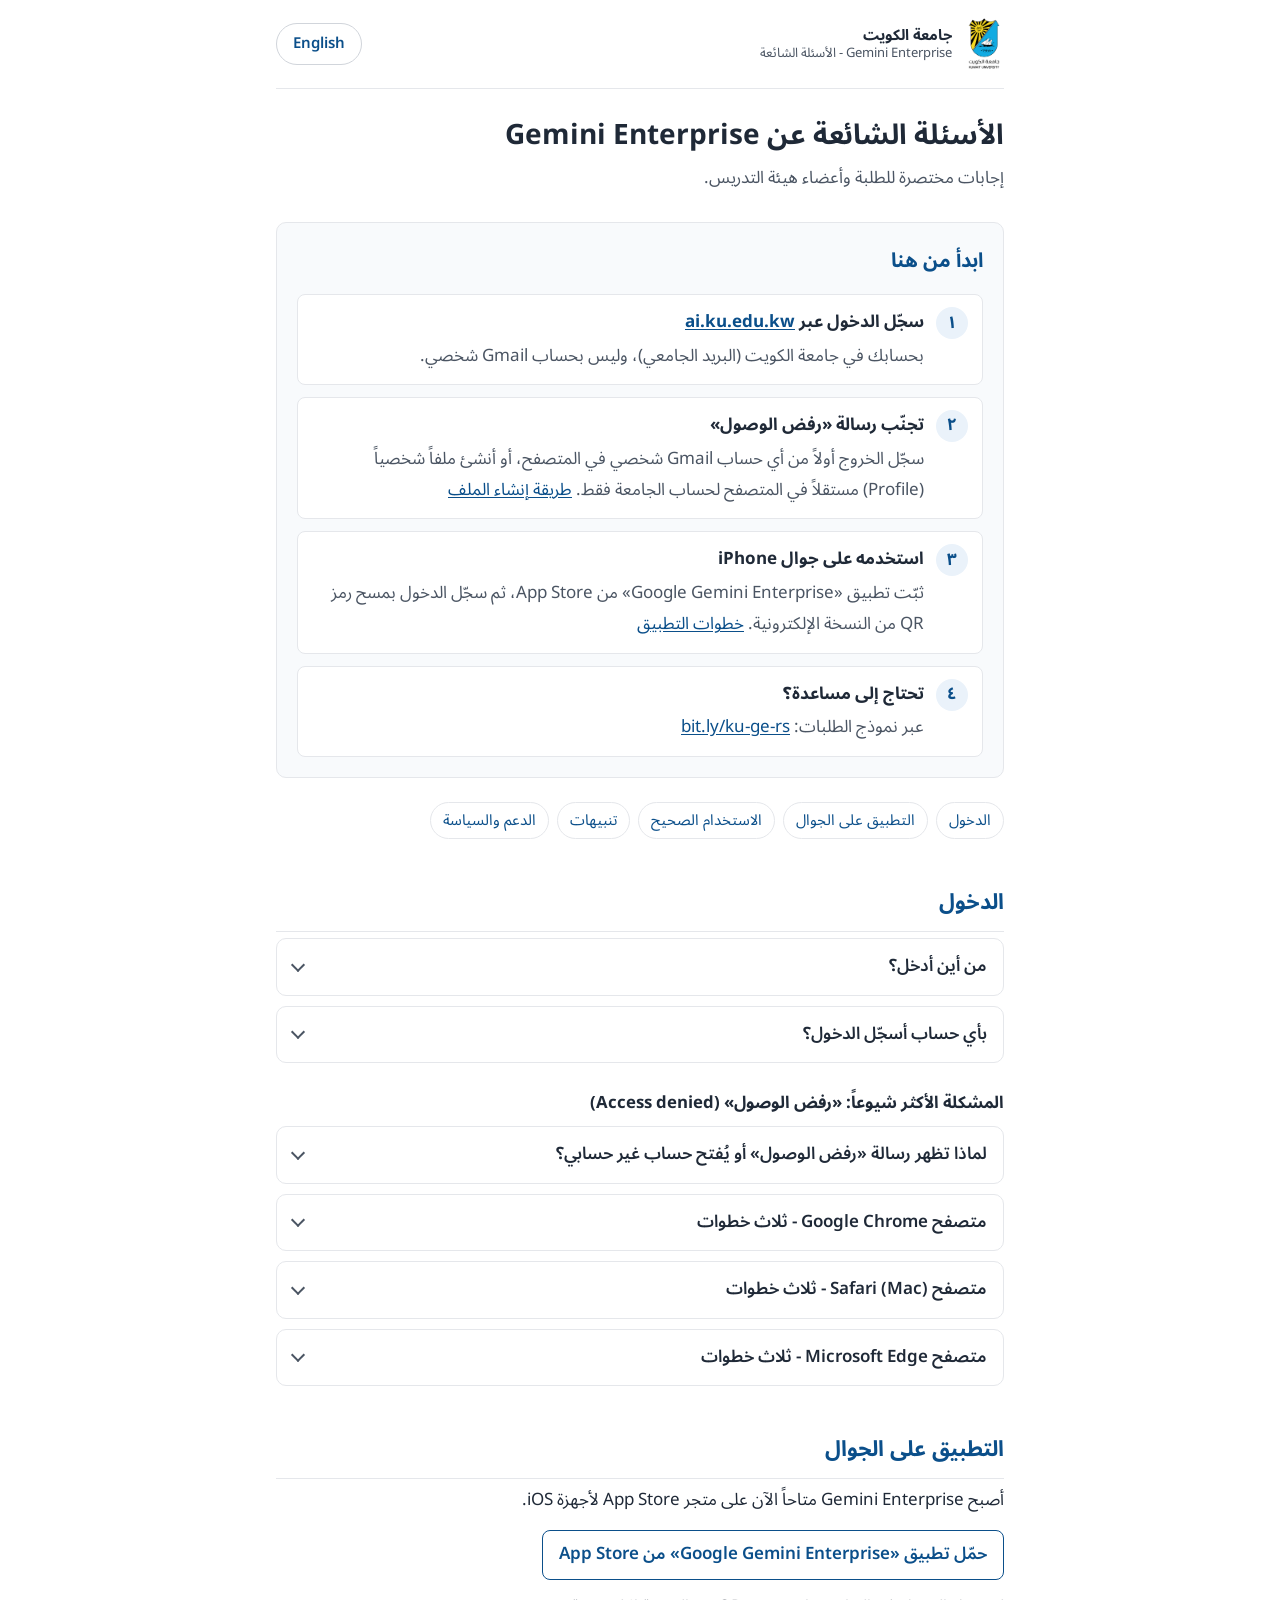
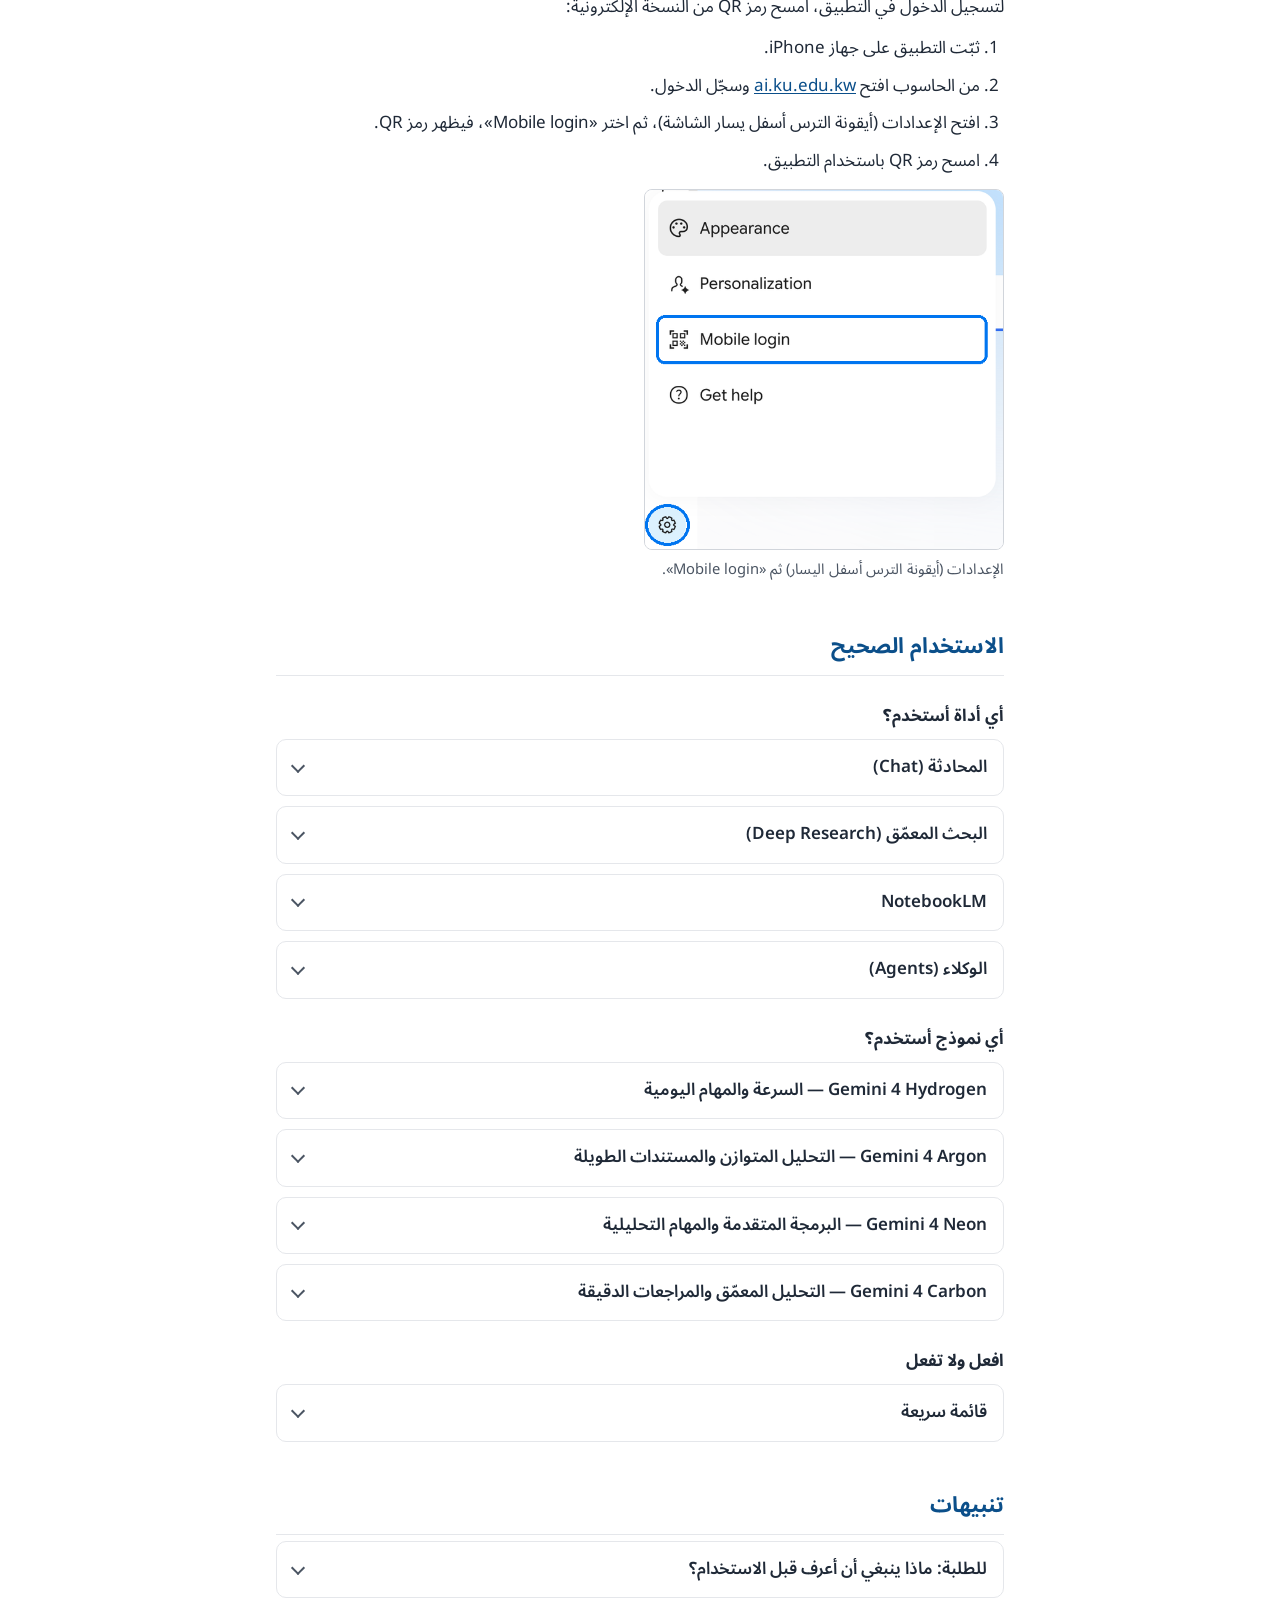
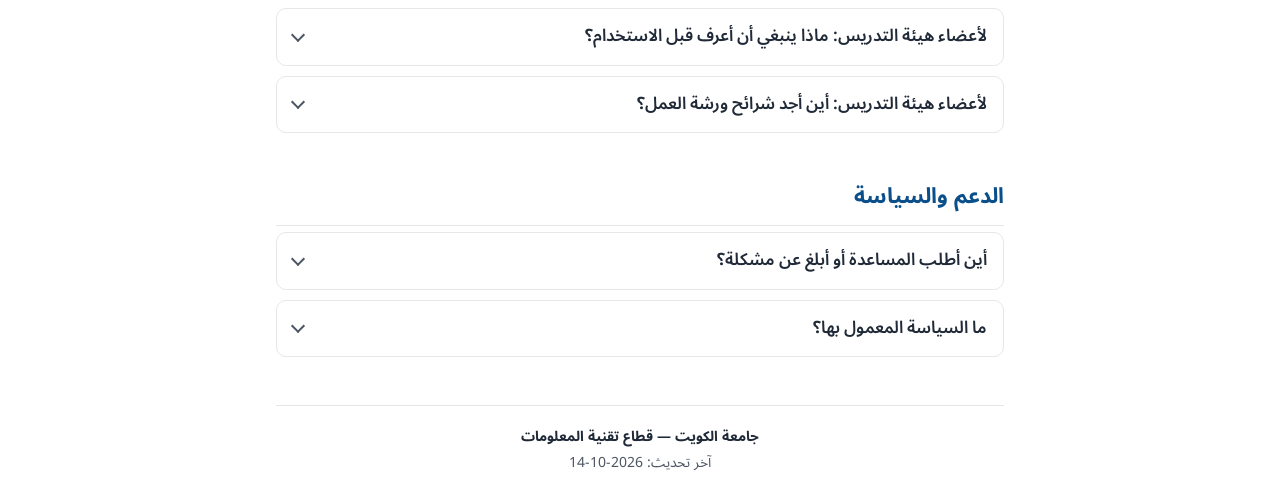
<file: index.html>
<!DOCTYPE html>
<html lang="ar" dir="rtl">
<head>
  <meta charset="utf-8">
  <meta name="viewport" content="width=device-width, initial-scale=1">
  <title>الأسئلة الشائعة عن Gemini Enterprise - جامعة الكويت</title>
  <meta name="description" content="إجابات مختصرة لطلبة جامعة الكويت وأعضاء هيئة التدريس حول Gemini Enterprise: الدخول، وملفات المتصفح، وتطبيق iOS، واختيار الأداة المناسبة، والتنبيهات، والإرشادات، والدعم.">
  <meta name="color-scheme" content="light">
  <link rel="icon" href="assets/ku-logo.png">
  <link rel="alternate" hreflang="en" href="en/index.html">
  <link rel="stylesheet" href="assets/style.css">
</head>
<body>
<div class="wrap">

  <header class="topbar">
    <div class="brand">
      <img src="assets/ku-logo.png" alt="شعار جامعة الكويت">
      <div class="brand-text">جامعة الكويت<small><span dir="ltr">Gemini Enterprise</span> - الأسئلة الشائعة</small></div>
    </div>
    <a class="lang-toggle" href="en/index.html" hreflang="en" lang="en">English</a>
  </header>

  <div class="intro">
    <h1>الأسئلة الشائعة عن <span dir="ltr">Gemini Enterprise</span></h1>
    <p>إجابات مختصرة للطلبة وأعضاء هيئة التدريس.</p>
  </div>

  <main>

  <section class="start" aria-labelledby="start-title">
    <h2 id="start-title">ابدأ من هنا</h2>
    <ol class="steps">
      <li><div><strong>سجّل الدخول عبر <a href="https://ai.ku.edu.kw" dir="ltr">ai.ku.edu.kw</a></strong>
        <p>بحسابك في جامعة الكويت (البريد الجامعي)، وليس بحساب Gmail شخصي.</p></div></li>
      <li><div><strong>تجنّب رسالة «رفض الوصول»</strong>
        <p>سجّل الخروج أولاً من أي حساب Gmail شخصي في المتصفح، أو أنشئ ملفاً شخصياً (Profile) مستقلاً في المتصفح لحساب الجامعة فقط. <a href="#access-denied">طريقة إنشاء الملف</a></p></div></li>
      <li><div><strong>استخدمه على جوال iPhone</strong>
        <p>ثبّت تطبيق «<span dir="ltr">Google Gemini Enterprise</span>» من App Store، ثم سجّل الدخول بمسح رمز QR من النسخة الإلكترونية. <a href="#mobile">خطوات التطبيق</a></p></div></li>
      <li><div><strong>تحتاج إلى مساعدة؟</strong>
        <p>عبر نموذج الطلبات: <a href="https://bit.ly/ku-ge-rs" dir="ltr">bit.ly/ku-ge-rs</a></p></div></li>
    </ol>
  </section>

  <nav class="toc" aria-label="الأقسام">
    <ul>
      <li><a href="#getting-in">الدخول</a></li>
      <li><a href="#mobile">التطبيق على الجوال</a></li>
      <li><a href="#tools">الاستخدام الصحيح</a></li>
      <li><a href="#notices">تنبيهات</a></li>
      <li><a href="#help">الدعم والسياسة</a></li>
    </ul>
  </nav>

  <section id="getting-in">
    <h2>الدخول</h2>
    <details>
      <summary>من أين أدخل؟</summary>
      <div class="answer">
        <p>افتح <a href="https://ai.ku.edu.kw" dir="ltr">ai.ku.edu.kw</a>، وادخل دائماً من هذا العنوان.</p>
      </div>
    </details>
    <details>
      <summary>بأي حساب أسجّل الدخول؟</summary>
      <div class="answer">
        <p>بحسابك في جامعة الكويت، وهو الحساب نفسه المستخدم في البريد الجامعي، وليس بحساب Gmail شخصي.</p>
      </div>
    </details>

    <h3 class="group" id="access-denied">المشكلة الأكثر شيوعاً: «رفض الوصول» (<span dir="ltr">Access denied</span>)</h3>
    <details>
      <summary>لماذا تظهر رسالة «رفض الوصول» أو يُفتح حساب غير حسابي؟</summary>
      <div class="answer">
        <p>لأن المتصفح مسجّل الدخول بأكثر من حساب Google (مثل حساب Gmail شخصي وحساب الجامعة)، فيختار الحساب الخطأ.</p>
        <p class="note"><strong>الحل:</strong> أنشئ ملفاً شخصياً (Profile) مستقلاً في المتصفح يُستخدم لحساب الجامعة فقط، وافتح <a href="https://ai.ku.edu.kw" dir="ltr">ai.ku.edu.kw</a> من خلاله.</p>
        <figure>
          <img src="assets/chrome-profile.png" width="1020" height="871" loading="lazy"
               alt="قائمة متصفح Chrome مفتوحة من أيقونة الملف الشخصي أعلى يمين الشاشة، ويظهر فيها خيار Add New Profile محاطاً بدائرة ضمن Other Chrome Profiles.">
          <figcaption>في Chrome: اضغط أيقونة الملف الشخصي (أعلى اليمين)، ثم اختر «<span dir="ltr">Add New Profile</span>». حُجبت البيانات الشخصية في الصورة.</figcaption>
        </figure>
      </div>
    </details>
    <details>
      <summary>متصفح Google Chrome - ثلاث خطوات</summary>
      <div class="answer">
        <ol>
          <li>اضغط أيقونة الملف الشخصي أعلى يمين نافذة Chrome.</li>
          <li>اختر «<span dir="ltr">Add New Profile</span>» (إضافة ملف شخصي)، ثم سجّل الدخول بحساب الجامعة.</li>
          <li>من النافذة الجديدة افتح <span dir="ltr">ai.ku.edu.kw</span>.</li>
        </ol>
        <p class="src">الدليل الرسمي: <a href="https://support.google.com/chrome/answer/2364824?hl=ar&amp;co=GENIE.Platform%3DDesktop">مساعدة Google Chrome - إدارة Chrome من خلال ملفات شخصية متعددة</a></p>
      </div>
    </details>
    <details>
      <summary>متصفح Safari (Mac) - ثلاث خطوات</summary>
      <div class="answer">
        <ol>
          <li>اختر <span dir="ltr">Safari &gt; Settings</span> (الإعدادات)، ثم اضغط Profiles (ملفات التعريف).</li>
          <li>أنشئ ملفاً جديداً وسمّه مثلاً «KU».</li>
          <li>افتح نافذة بهذا الملف، وسجّل الدخول بحساب الجامعة، ثم افتح <span dir="ltr">ai.ku.edu.kw</span>.</li>
        </ol>
        <p class="src">الدليل الرسمي: <a href="https://support.apple.com/ar-sa/guide/safari/ibrwf3a9e7d6/mac">دعم Apple - إنشاء ملفات تعريف تصفح مميزة في سفاري على Mac</a></p>
      </div>
    </details>
    <details>
      <summary>متصفح Microsoft Edge - ثلاث خطوات</summary>
      <div class="answer">
        <ol>
          <li>اضغط صورة ملفك الشخصي أعلى نافذة Edge.</li>
          <li>اختر «إضافة ملف تعريف» (<span dir="ltr">Add profile</span>) وسمّه «KU».</li>
          <li>من نافذة هذا الملف افتح <span dir="ltr">ai.ku.edu.kw</span> وسجّل الدخول بحساب الجامعة.</li>
        </ol>
        <p class="src">الدليل الرسمي: <a href="https://support.microsoft.com/ar-sa/edge/sign-in-and-create-multiple-profiles-in-microsoft-edge">دعم Microsoft - تسجيل الدخول وإنشاء ملفات تعريف متعددة في Microsoft Edge</a></p>
      </div>
    </details>
  </section>

  <section id="mobile">
    <h2>التطبيق على الجوال</h2>
    <div class="body">
      <p>أصبح <span dir="ltr">Gemini Enterprise</span> متاحاً الآن على متجر App Store لأجهزة iOS.</p>
      <a class="btn" href="https://apps.apple.com/kw/app/google-gemini-enterprise/id6744536862">حمّل تطبيق «<span dir="ltr">Google Gemini Enterprise</span>» من App Store</a>
      <p>لتسجيل الدخول في التطبيق، امسح رمز QR من النسخة الإلكترونية:</p>
      <ol>
        <li>ثبّت التطبيق على جهاز iPhone.</li>
        <li>من الحاسوب افتح <a href="https://ai.ku.edu.kw" dir="ltr">ai.ku.edu.kw</a> وسجّل الدخول.</li>
        <li>افتح الإعدادات (أيقونة الترس أسفل يسار الشاشة)، ثم اختر «<span dir="ltr">Mobile login</span>»، فيظهر رمز QR.</li>
        <li>امسح رمز QR باستخدام التطبيق.</li>
      </ol>
      <figure class="narrow">
        <img src="assets/ge-mobile-login.png" width="582" height="583" loading="lazy"
             alt="قائمة الإعدادات في النسخة الإلكترونية من Gemini Enterprise مفتوحة من أيقونة الترس أسفل يسار الشاشة، وقد أُحيطت أيقونة الترس وخيار Mobile login بدائرة. وتظهر أيضاً خيارات Appearance وPersonalization وGet help.">
        <figcaption>الإعدادات (أيقونة الترس أسفل اليسار) ثم «<span dir="ltr">Mobile login</span>».</figcaption>
      </figure>
    </div>
  </section>

  <section id="tools">
    <h2>الاستخدام الصحيح</h2>
    <h3 class="group">أي أداة أستخدم؟</h3>
    <details>
      <summary>المحادثة (Chat)</summary>
      <div class="answer">
        <p>للصياغة والتحرير والتلخيص والترجمة.</p>
        <p class="src">المصدر: <a href="https://docs.cloud.google.com/gemini/enterprise/docs/assistant-chat" hreflang="en">Google Cloud - Chat with the assistant (بالإنجليزية)</a></p>
      </div>
    </details>
    <details>
      <summary>البحث المعمّق (Deep Research)</summary>
      <div class="answer">
        <p>بحث متعدد الخطوات على الإنترنت ينتهي بتقرير موثّق بالمراجع. افتح المراجع وتحقّق منها.</p>
        <p class="src">المصدر: <a href="https://docs.cloud.google.com/gemini/enterprise/docs/research-assistant" hreflang="en">Google Cloud - Get reports with Deep Research (بالإنجليزية)</a></p>
      </div>
    </details>
    <details>
      <summary>NotebookLM</summary>
      <div class="answer">
        <p>إجابات مستندة إلى المصادر التي تضيفها أنت (أبحاث، ملاحظات، عروض) ومُحالة إليها. مناسب عند التعامل مع مصادر كثيرة. ومع ذلك تحقّق مما يقوله.</p>
        <p class="src">المصدر: <a href="https://docs.cloud.google.com/gemini/enterprise/notebooklm-enterprise/docs/overview" hreflang="en">Google Cloud - Gemini Notebook Enterprise (NotebookLM) (بالإنجليزية)</a></p>
      </div>
    </details>
    <details>
      <summary>الوكلاء (Agents)</summary>
      <div class="answer">
        <p>مساعدون مُعدّون مسبقاً لمهام محددة، يُختار أحدهم من قائمة الوكلاء في البوابة.</p>
        <p class="src">المصدر: <a href="https://docs.cloud.google.com/gemini/enterprise/docs/agents-overview" hreflang="en">Google Cloud - Agents overview (بالإنجليزية)</a></p>
      </div>
    </details>

    <h3 class="group" id="models">أي نموذج أستخدم؟</h3>
    <details>
      <summary>Gemini 4 Hydrogen — السرعة والمهام اليومية</summary>
      <div class="answer">
        <p>مُصمّم للسرعة والاستجابة الفورية وإنجاز الأعمال اليومية بكفاءة عالية.</p>
        <ul>
          <li><strong>الطلبة:</strong> إعداد ملخصات المقررات، وشرح المفاهيم، وبطاقات المراجعة، والأسئلة السريعة، والعصف الذهني.</li>
          <li><strong>الباحثون وأعضاء هيئة التدريس:</strong> تلخيص المقالات العلمية، وإعداد المسودات الأولية، وتنسيق البيانات، والتعديلات البرمجية البسيطة.</li>
          <li><strong>الموظفون الإداريون:</strong> صياغة الرسائل اليومية، وتلخيص محاضر الاجتماعات، والترجمة، وتنسيق المستندات.</li>
          <li><strong>المطورون وتقنية المعلومات:</strong> البرمجة اليومية، والإصلاحات السريعة، وأتمتة المهام الروتينية.</li>
        </ul>
      </div>
    </details>
    <details>
      <summary>Gemini 4 Argon — التحليل المتوازن والمستندات الطويلة</summary>
      <div class="answer">
        <p>يوفّر استدلالاً متعدد الخطوات لتحليل المستندات الطويلة مع توازن في الأداء.</p>
        <ul>
          <li><strong>الطلبة:</strong> تبسيط المراجع الدراسية الكثيفة، والمقارنة بين النظريات، وحل المسائل متعددة الخطوات.</li>
          <li><strong>الباحثون وأعضاء هيئة التدريس:</strong> قراءة ومقارنة الأدبيات عبر عدة أبحاث، ونقد المنهجيات، وهيكلة مقترحات المنح البحثية.</li>
          <li><strong>الموظفون الإداريون:</strong> مراجعة اللوائح والسياسات الطويلة، وكراسات الشروط، وملفات اللجان متعددة الوثائق.</li>
          <li><strong>المطورون وتقنية المعلومات:</strong> حل المشكلات التقنية المعقدة، وتحليل الأنظمة، وإعداد التوثيق الفني.</li>
        </ul>
      </div>
    </details>
    <details>
      <summary>Gemini 4 Neon — البرمجة المتقدمة والمهام التحليلية</summary>
      <div class="answer">
        <p>مُحسّن للمهام التقنية والتحليلية المتطلبة وسير العمل الوكيل متعدد الخطوات.</p>
        <ul>
          <li><strong>الطلبة:</strong> مشاريع التخرج المتقدمة، والتكليفات البرمجية، ومختبرات علم البيانات.</li>
          <li><strong>الباحثون وأعضاء هيئة التدريس:</strong> كتابة وتصحيح نماذج المحاكاة البحثية، ومسارات التحليل الإحصائي وتعلم الآلة.</li>
          <li><strong>الموظفون الإداريون:</strong> بناء معادلات الجداول المعقدة، ومطابقة البيانات، وإعداد نصوص التقارير الآلية.</li>
          <li><strong>المطورون وتقنية المعلومات:</strong> هندسة البرمجيات متعددة الخطوات، وتصحيح الأخطاء المعقدة، وبناء الوكلاء البرمجيين.</li>
        </ul>
      </div>
    </details>
    <details>
      <summary>Gemini 4 Carbon — التحليل المعمّق والمراجعات الدقيقة</summary>
      <div class="answer">
        <p>يخصّص أقصى عمق تفكير لاختبار الفرضيات، واكتشاف الحالات الدقيقة، ومعالجة المشكلات الحرجة.</p>
        <ul>
          <li><strong>الطلبة:</strong> حل مشكلات رسائل الماجستير والدكتوراه والتحقق الدقيق من البراهين والتصاميم المعقدة.</li>
          <li><strong>الباحثون وأعضاء هيئة التدريس:</strong> المراجعة العلمية المعمّقة، والتحقق من النماذج النظرية، واكتشاف الثغرات الدقيقة في الحجج أو الأكواد.</li>
          <li><strong>الموظفون الإداريون:</strong> مراجعات الامتثال عالية الحساسية، والمراسلات الحرجة، وتدقيق القرارات لرصد أي تعارضات.</li>
          <li><strong>المطورون وتقنية المعلومات:</strong> تصميم معمارية الأنظمة، وإعادة الهيكلة الواسعة، والتدقيق الأمني، والتعديلات الإنتاجية الحساسة.</li>
        </ul>
        <p class="src">المصدر: <a href="https://ai.google.dev/gemini-api/docs/models" hreflang="en">Google AI — Gemini Models (بالإنجليزية)</a></p>
      </div>
    </details>

    <h3 class="group" id="dos">افعل ولا تفعل</h3>
    <details>
      <summary>قائمة سريعة</summary>
      <div class="answer">
        <div class="two-col">
          <div>
            <h3>افعل</h3>
            <ul>
              <li>استخدم ملفاً شخصياً مستقلاً في المتصفح لحساب الجامعة، وادخل عبر <a href="https://ai.ku.edu.kw" dir="ltr">ai.ku.edu.kw</a>.</li>
              <li>استخدم الموصلات (Connectors) والإشارة بـ <span dir="ltr">@</span> للوصول إلى ملفاتك بدلاً من تنزيلها وإعادة رفعها (<a href="https://docs.cloud.google.com/gemini/enterprise/docs/connectors/introduction-to-connectors-and-data-stores" hreflang="en">عن الموصلات - بالإنجليزية</a>).</li>
              <li>استخدم NotebookLM عند العمل على مصادر كثيرة.</li>
              <li>تحقّق من المراجع والأرقام والحسابات.</li>
            </ul>
          </div>
          <div>
            <h3>لا تفعل</h3>
            <ul>
              <li>لا ترفع بيانات مقيّدة: سجلات الطلبة، أوراق الاختبارات، البيانات الشخصية.</li>
              <li>لا تستخدمه في اتخاذ قرارات الدرجات أو الترقيات أو التقييمات.</li>
              <li>لا تلصق مجموعات بيانات سرية كبيرة في المحادثة.</li>
            </ul>
          </div>
        </div>
      </div>
    </details>
  </section>

  <section id="notices">
    <h2>تنبيهات</h2>
    <details id="students">
      <summary>للطلبة: ماذا ينبغي أن أعرف قبل الاستخدام؟</summary>
      <div class="answer">
        <ul>
          <li><strong>تحقّق مما يخبرك به.</strong> قد يخطئ، وقد يختلق معلومات ومراجع غير موجودة.</li>
          <li><strong>عملك يبقى داخل بيئة الجامعة</strong> ولا يُستخدم لتدريب نماذج الذكاء الاصطناعي العامة. ومع ذلك لا تُدخل كلمات المرور ولا البيانات الشخصية أو الصحية أو المالية.</li>
          <li><strong>احتفظ بنسخة من ملفاتك.</strong> فهو مساعد وليس وسيلة تخزين.</li>
          <li><strong>قواعد النزاهة الأكاديمية سارية.</strong> لا تقدّم مخرجاته على أنها عملك إلا إذا سمح أستاذ المقرر بذلك.</li>
          <li><strong>أبلغ أستاذ المقرر</strong> إذا حدث أي خلل.</li>
          <li><strong>الاستخدام اختياري</strong> والقرار لك.</li>
        </ul>
        <p class="src">راجع <a href="https://www.ku.edu.kw/sites/default/files/2024-12/AI%20Policy%202024%20November%20-%20Arabic.pdf">سياسة جامعة الكويت للذكاء الاصطناعي التوليدي (PDF)</a>.</p>
      </div>
    </details>
    <details id="faculty">
      <summary>لأعضاء هيئة التدريس: ماذا ينبغي أن أعرف قبل الاستخدام؟</summary>
      <div class="answer">
        <ul>
          <li><strong>تحقّق مما ينتجه</strong> قبل الاعتماد عليه.</li>
          <li><strong>بياناتك تبقى ملكك.</strong> فهي تبقى داخل بيئة الجامعة ولا تُستخدم لتدريب النماذج العامة.</li>
          <li><strong>احتفظ بنسخة</strong> من أي ملفات تربطها بالمنصة.</li>
          <li><strong>شارك <a href="#students">تنبيه الطلبة</a></strong> مع طلبتك قبل استخدامه في المقرر.</li>
          <li><strong>أبلغ عن المشكلات</strong> عبر <a href="https://bit.ly/ku-ge-rs" dir="ltr">bit.ly/ku-ge-rs</a>.</li>
          <li><strong>المشاركة طوعية.</strong></li>
        </ul>
      </div>
    </details>
    <details>
      <summary>لأعضاء هيئة التدريس: أين أجد شرائح ورشة العمل؟</summary>
      <div class="answer">
        <p>ورشة العمل التي أُقيمت للتعريف بـ <span dir="ltr">Gemini Enterprise</span> بتاريخ ٢٣ سبتمبر ٢٠٢٦:</p>
        <ul>
          <li><a href="assets/slides/gemini-faculty-workshop-2026-09-23-ar.pdf">الشرائح بالعربية (PDF)</a></li>
          <li><a href="assets/slides/gemini-faculty-workshop-2026-09-23-en.pdf" hreflang="en">الشرائح بالإنجليزية (PDF)</a></li>
        </ul>
      </div>
    </details>
  </section>

  <section id="help">
    <h2>الدعم والسياسة</h2>
    <details>
      <summary>أين أطلب المساعدة أو أبلغ عن مشكلة؟</summary>
      <div class="answer">
        <p>عبر نموذج الطلبات: <a href="https://bit.ly/ku-ge-rs" dir="ltr">bit.ly/ku-ge-rs</a>.</p>
      </div>
    </details>
    <details id="policy">
      <summary>ما السياسة المعمول بها؟</summary>
      <div class="answer">
        <p>سياسة جامعة الكويت للذكاء الاصطناعي التوليدي:
          <a href="https://www.ku.edu.kw/sites/default/files/2024-12/AI%20Policy%202024%20November%20-%20Arabic.pdf">النسخة العربية (PDF)</a> -
          <a href="https://www.ku.edu.kw/sites/default/files/2024-12/AI%20Policy%202024%20November%20-%20English.pdf" hreflang="en">النسخة الإنجليزية (PDF)</a>.</p>
      </div>
    </details>
  </section>

  </main>

  <footer>
    <strong>جامعة الكويت — قطاع تقنية المعلومات</strong><br>
    آخر تحديث: <time datetime="2026-10-14">2026-10-14</time>
  </footer>

</div>
</body>
</html>
</file>
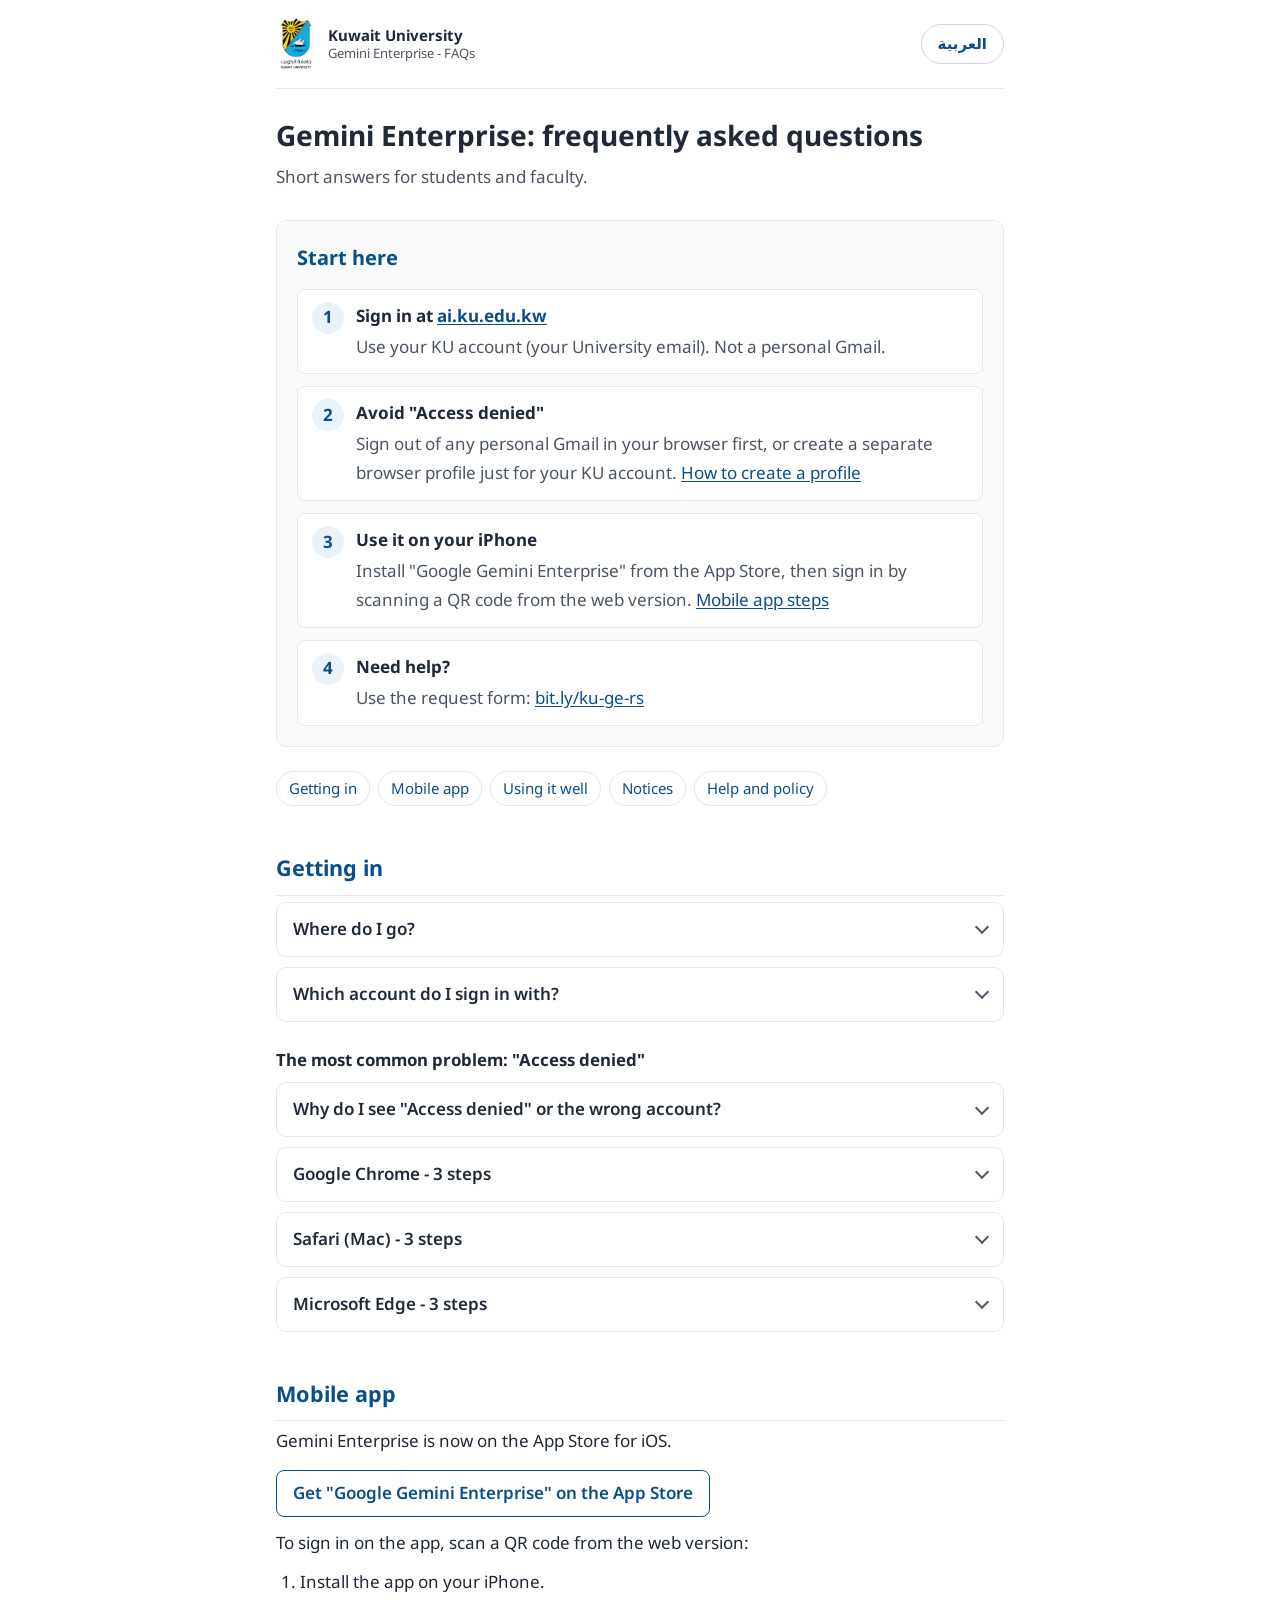
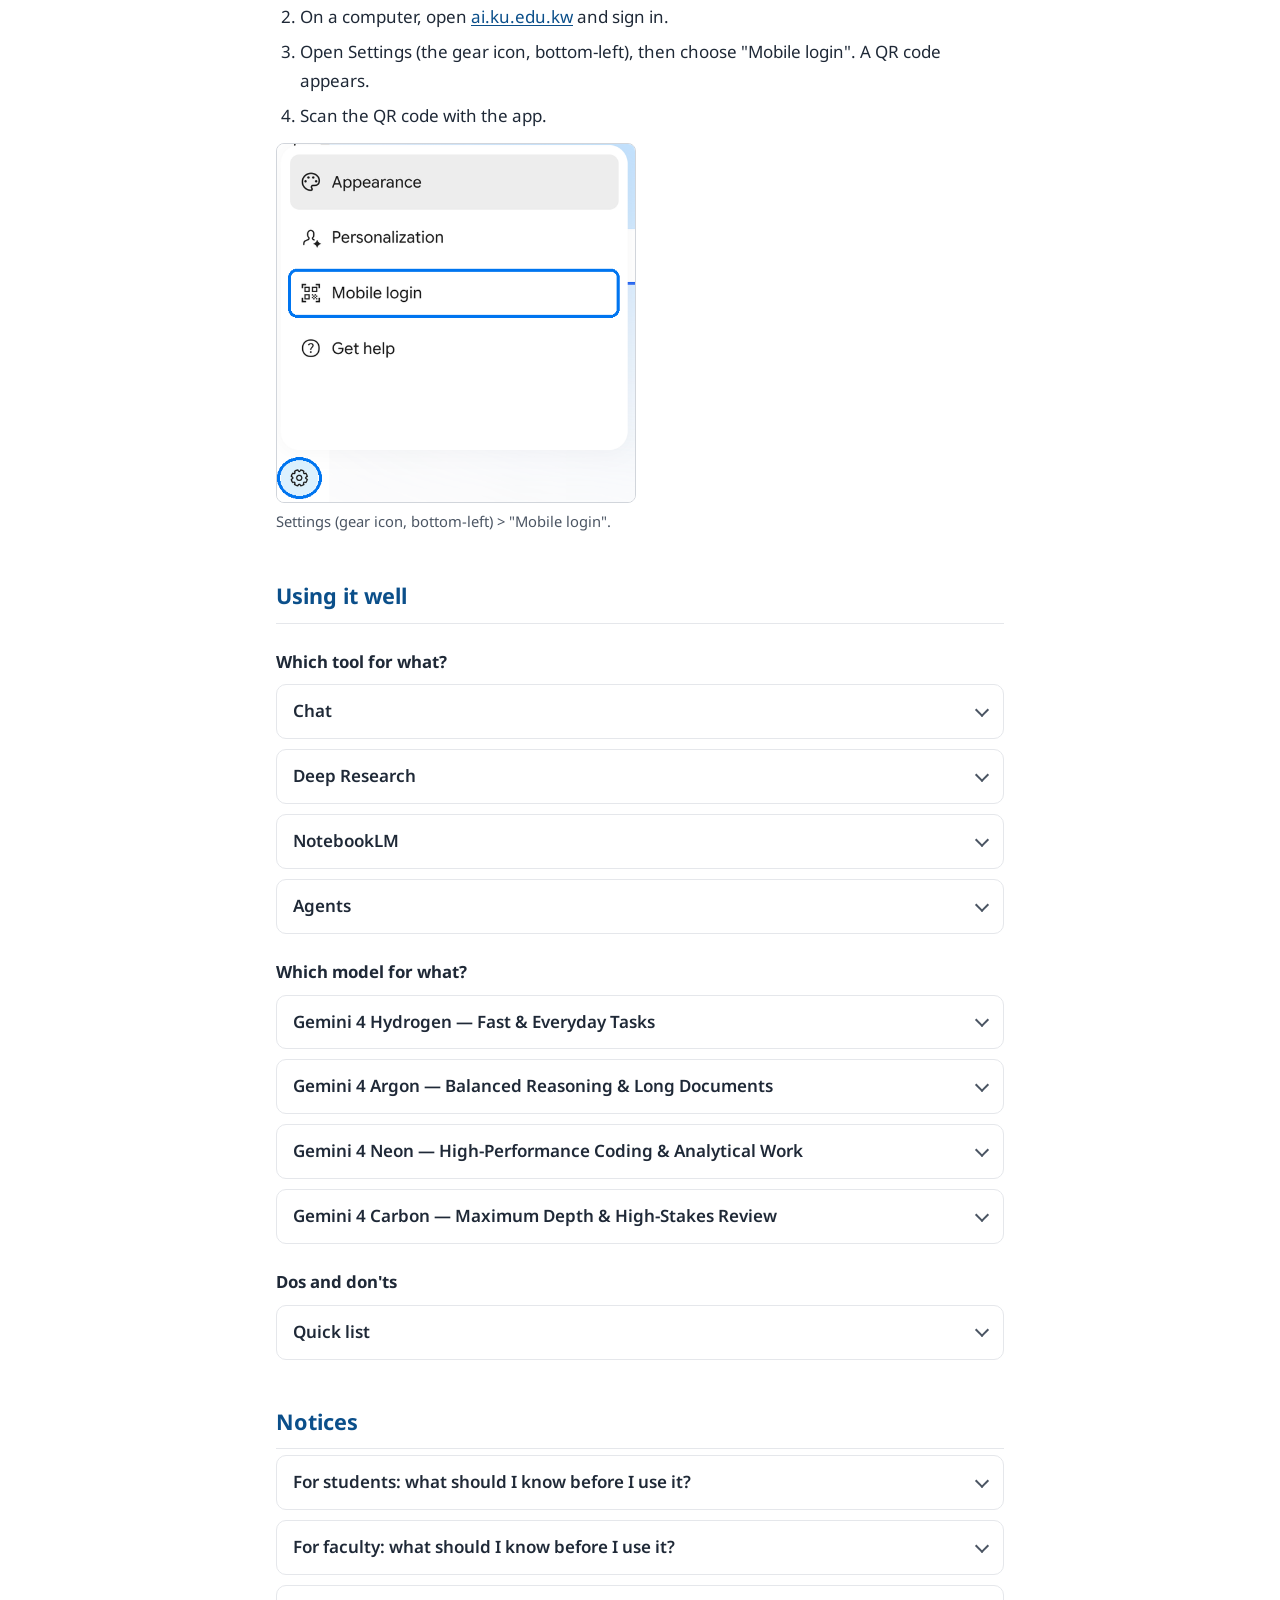
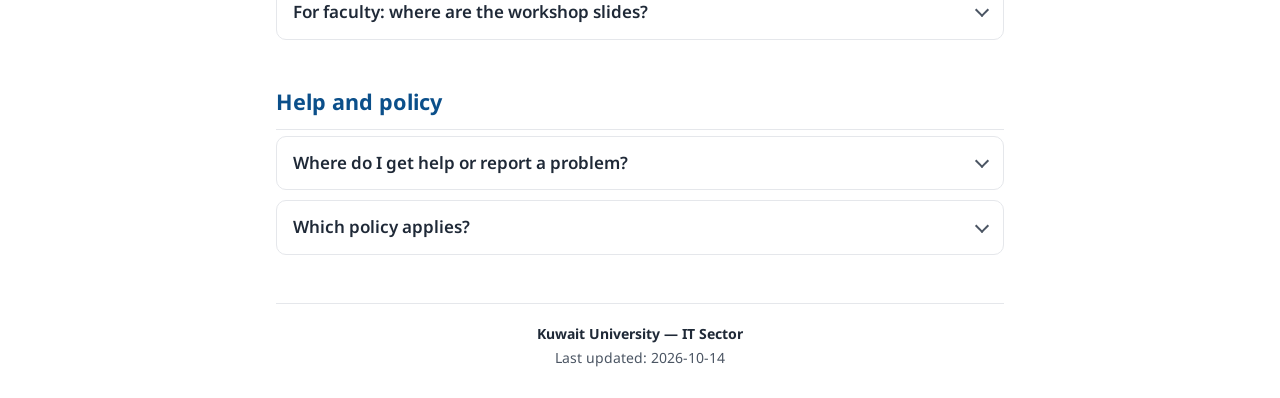
<file: en/index.html>
<!DOCTYPE html>
<html lang="en" dir="ltr">
<head>
  <meta charset="utf-8">
  <meta name="viewport" content="width=device-width, initial-scale=1">
  <title>Gemini Enterprise FAQs - Kuwait University</title>
  <meta name="description" content="Short answers for Kuwait University students and faculty using Gemini Enterprise: signing in, browser profiles, the iOS mobile app, which tool to use, notices, dos and don'ts, and help.">
  <meta name="color-scheme" content="light">
  <link rel="icon" href="../assets/ku-logo.png">
  <link rel="alternate" hreflang="ar" href="../index.html">
  <link rel="stylesheet" href="../assets/style.css">
</head>
<body>
<div class="wrap">

  <header class="topbar">
    <div class="brand">
      <img src="../assets/ku-logo.png" alt="Kuwait University logo">
      <div class="brand-text">Kuwait University<small>Gemini Enterprise - FAQs</small></div>
    </div>
    <a class="lang-toggle" href="../index.html" hreflang="ar" lang="ar">العربية</a>
  </header>

  <div class="intro">
    <h1>Gemini Enterprise: frequently asked questions</h1>
    <p>Short answers for students and faculty.</p>
  </div>

  <main>

  <section class="start" aria-labelledby="start-title">
    <h2 id="start-title">Start here</h2>
    <ol class="steps">
      <li><div><strong>Sign in at <a href="https://ai.ku.edu.kw">ai.ku.edu.kw</a></strong>
        <p>Use your KU account (your University email). Not a personal Gmail.</p></div></li>
      <li><div><strong>Avoid "Access denied"</strong>
        <p>Sign out of any personal Gmail in your browser first, or create a separate browser profile just for your KU account. <a href="#access-denied">How to create a profile</a></p></div></li>
      <li><div><strong>Use it on your iPhone</strong>
        <p>Install "Google Gemini Enterprise" from the App Store, then sign in by scanning a QR code from the web version. <a href="#mobile">Mobile app steps</a></p></div></li>
      <li><div><strong>Need help?</strong>
        <p>Use the request form: <a href="https://bit.ly/ku-ge-rs">bit.ly/ku-ge-rs</a></p></div></li>
    </ol>
  </section>

  <nav class="toc" aria-label="Sections">
    <ul>
      <li><a href="#getting-in">Getting in</a></li>
      <li><a href="#mobile">Mobile app</a></li>
      <li><a href="#tools">Using it well</a></li>
      <li><a href="#notices">Notices</a></li>
      <li><a href="#help">Help and policy</a></li>
    </ul>
  </nav>

  <section id="getting-in">
    <h2>Getting in</h2>
    <details>
      <summary>Where do I go?</summary>
      <div class="answer">
        <p>Open <a href="https://ai.ku.edu.kw">ai.ku.edu.kw</a>. Always enter through this address.</p>
      </div>
    </details>
    <details>
      <summary>Which account do I sign in with?</summary>
      <div class="answer">
        <p>Your KU account - the same one you use for University email. Not a personal Gmail account.</p>
      </div>
    </details>

    <h3 class="group" id="access-denied">The most common problem: "Access denied"</h3>
    <details>
      <summary>Why do I see "Access denied" or the wrong account?</summary>
      <div class="answer">
        <p>Your browser is signed in to more than one Google account (for example a personal Gmail and your KU account). It picks the wrong one.</p>
        <p class="note"><strong>Fix:</strong> create a separate browser profile used only for your KU account. Open <a href="https://ai.ku.edu.kw">ai.ku.edu.kw</a> from that profile.</p>
        <figure>
          <img src="../assets/chrome-profile.png" width="1020" height="871" loading="lazy"
               alt="Chrome menu opened from the profile icon at the top right, showing the signed-in profile and, under Other Chrome Profiles, the Add New Profile option circled.">
          <figcaption>In Chrome: click the profile icon (top right), then "Add New Profile". Personal details in the picture are blurred.</figcaption>
        </figure>
      </div>
    </details>
    <details>
      <summary>Google Chrome - 3 steps</summary>
      <div class="answer">
        <ol>
          <li>Click your profile icon at the top right of Chrome.</li>
          <li>Choose "Add New Profile" (or "Add Chrome profile"), then sign in with your KU account.</li>
          <li>In that new window, open ai.ku.edu.kw.</li>
        </ol>
        <p class="src">Official guide: <a href="https://support.google.com/chrome/answer/2364824?hl=en&amp;co=GENIE.Platform%3DDesktop">Google Chrome Help - Manage Chrome with multiple profiles</a></p>
      </div>
    </details>
    <details>
      <summary>Safari (Mac) - 3 steps</summary>
      <div class="answer">
        <ol>
          <li>Choose Safari &gt; Settings, then click Profiles.</li>
          <li>Create a new profile (for example "KU").</li>
          <li>Open a window in that profile, sign in with your KU account, and open ai.ku.edu.kw.</li>
        </ol>
        <p class="src">Official guide: <a href="https://support.apple.com/en-gb/guide/safari/ibrwf3a9e7d6/mac">Apple Support - Create distinct browsing profiles in Safari on Mac</a></p>
      </div>
    </details>
    <details>
      <summary>Microsoft Edge - 3 steps</summary>
      <div class="answer">
        <ol>
          <li>Select your profile picture at the top of Edge.</li>
          <li>Choose "Add profile" / "Set up new profile", and name it "KU".</li>
          <li>In that profile window, open ai.ku.edu.kw and sign in with your KU account.</li>
        </ol>
        <p class="src">Official guide: <a href="https://support.microsoft.com/en-us/edge/sign-in-and-create-multiple-profiles-in-microsoft-edge">Microsoft Support - Sign in and create multiple profiles in Microsoft Edge</a></p>
      </div>
    </details>
  </section>

  <section id="mobile">
    <h2>Mobile app</h2>
    <div class="body">
      <p>Gemini Enterprise is now on the App Store for iOS.</p>
      <a class="btn" href="https://apps.apple.com/kw/app/google-gemini-enterprise/id6744536862">Get "Google Gemini Enterprise" on the App Store</a>
      <p>To sign in on the app, scan a QR code from the web version:</p>
      <ol>
        <li>Install the app on your iPhone.</li>
        <li>On a computer, open <a href="https://ai.ku.edu.kw">ai.ku.edu.kw</a> and sign in.</li>
        <li>Open Settings (the gear icon, bottom-left), then choose "Mobile login". A QR code appears.</li>
        <li>Scan the QR code with the app.</li>
      </ol>
      <figure class="narrow">
        <img src="../assets/ge-mobile-login.png" width="582" height="583" loading="lazy"
             alt="Gemini Enterprise web settings menu opened from the gear icon at the bottom-left. The gear icon and the Mobile login option are circled. Other options shown: Appearance, Personalization, Get help.">
        <figcaption>Settings (gear icon, bottom-left) &gt; "Mobile login".</figcaption>
      </figure>
    </div>
  </section>

  <section id="tools">
    <h2>Using it well</h2>
    <h3 class="group">Which tool for what?</h3>
    <details>
      <summary>Chat</summary>
      <div class="answer">
        <p>Drafting, editing, summarising and translation.</p>
        <p class="src">Source: <a href="https://docs.cloud.google.com/gemini/enterprise/docs/assistant-chat">Google Cloud - Chat with the assistant</a></p>
      </div>
    </details>
    <details>
      <summary>Deep Research</summary>
      <div class="answer">
        <p>Multi-step research on the web that produces a report with citations. Open and check the cited sources.</p>
        <p class="src">Source: <a href="https://docs.cloud.google.com/gemini/enterprise/docs/research-assistant">Google Cloud - Get reports with Deep Research</a></p>
      </div>
    </details>
    <details>
      <summary>NotebookLM</summary>
      <div class="answer">
        <p>Answers grounded in, and cited to, the sources you add (papers, notes, slides). Good when you have many sources. Still verify what it says.</p>
        <p class="src">Source: <a href="https://docs.cloud.google.com/gemini/enterprise/notebooklm-enterprise/docs/overview">Google Cloud - Gemini Notebook Enterprise (NotebookLM) overview</a></p>
      </div>
    </details>
    <details>
      <summary>Agents</summary>
      <div class="answer">
        <p>Pre-configured assistants for a specific task. Pick one from the agent list in the portal.</p>
        <p class="src">Source: <a href="https://docs.cloud.google.com/gemini/enterprise/docs/agents-overview">Google Cloud - Agents overview</a></p>
      </div>
    </details>

    <h3 class="group" id="models">Which model for what?</h3>
    <details>
      <summary>Gemini 4 Hydrogen — Fast &amp; Everyday Tasks</summary>
      <div class="answer">
        <p>Built for speed, responsiveness, and everyday work without heavy compute overhead.</p>
        <ul>
          <li><strong>Learners:</strong> Study guides, concept explanations, flashcards, quick Q&amp;A, and brainstorming.</li>
          <li><strong>Researchers &amp; Faculty:</strong> Summarizing articles, drafting outlines, formatting data, and routine script edits.</li>
          <li><strong>Admin Staff:</strong> Drafting everyday emails, meeting summaries, translations, and quick document formatting.</li>
          <li><strong>Developers &amp; IT:</strong> Everyday coding, quick fixes, and routine or parallel automation tasks.</li>
        </ul>
      </div>
    </details>
    <details>
      <summary>Gemini 4 Argon — Balanced Reasoning &amp; Long Documents</summary>
      <div class="answer">
        <p>Strong multi-step reasoning across large documents while keeping a balanced footprint.</p>
        <ul>
          <li><strong>Learners:</strong> Breaking down dense textbooks, comparing theories, and working through multi-step problem sets.</li>
          <li><strong>Researchers &amp; Faculty:</strong> Literature synthesis across multiple papers, methodology critique, and grant or proposal structuring.</li>
          <li><strong>Admin Staff:</strong> Reviewing long policies, bylaws, RFPs, and multi-document committee packets.</li>
          <li><strong>Developers &amp; IT:</strong> Complex problem-solving, system analysis, and technical documentation.</li>
        </ul>
      </div>
    </details>
    <details>
      <summary>Gemini 4 Neon — High-Performance Coding &amp; Analytical Work</summary>
      <div class="answer">
        <p>Tuned for demanding technical, analytical, and multi-step agentic workflows.</p>
        <ul>
          <li><strong>Learners:</strong> Advanced capstone projects, coding assignments, and data-science labs.</li>
          <li><strong>Researchers &amp; Faculty:</strong> Writing and debugging research simulations, statistical/ML pipelines, and custom analysis tools.</li>
          <li><strong>Admin Staff:</strong> Complex spreadsheet formulas, data reconciliation workflows, and automated reporting scripts.</li>
          <li><strong>Developers &amp; IT:</strong> Multi-step software engineering, complex debugging, and end-to-end agentic development.</li>
        </ul>
      </div>
    </details>
    <details>
      <summary>Gemini 4 Carbon — Maximum Depth &amp; High-Stakes Review</summary>
      <div class="answer">
        <p>Allocates maximum thinking depth to test hypotheses, catch subtle edge cases, and resolve hard blockers.</p>
        <ul>
          <li><strong>Learners:</strong> Deep thesis-level problem-solving and rigorous verification of complex proofs or designs.</li>
          <li><strong>Researchers &amp; Faculty:</strong> Deep peer-review critique, theoretical model validation, and catching subtle flaws in arguments or code.</li>
          <li><strong>Admin Staff:</strong> High-stakes compliance reviews, sensitive correspondence, and cross-checking critical decisions for contradictions.</li>
          <li><strong>Developers &amp; IT:</strong> System architecture, large-scale refactoring, security audits, and high-risk production changes.</li>
        </ul>
        <p class="src">Source: <a href="https://ai.google.dev/gemini-api/docs/models">Google AI — Gemini Models</a></p>
      </div>
    </details>

    <h3 class="group" id="dos">Dos and don'ts</h3>
    <details>
      <summary>Quick list</summary>
      <div class="answer">
        <div class="two-col">
          <div>
            <h3>Do</h3>
            <ul>
              <li>Use your own browser profile for your KU account, and enter via <a href="https://ai.ku.edu.kw">ai.ku.edu.kw</a>.</li>
              <li>Use connectors and @mentions to reach your files, instead of downloading and re-uploading them (<a href="https://docs.cloud.google.com/gemini/enterprise/docs/connectors/introduction-to-connectors-and-data-stores">about connectors</a>).</li>
              <li>Use NotebookLM when you work with many sources.</li>
              <li>Check citations, figures and calculations.</li>
            </ul>
          </div>
          <div>
            <h3>Don't</h3>
            <ul>
              <li>Upload restricted data: student records, exam papers, personal data.</li>
              <li>Use it to decide grades, promotions or evaluations.</li>
              <li>Paste large confidential datasets into chat.</li>
            </ul>
          </div>
        </div>
      </div>
    </details>
  </section>

  <section id="notices">
    <h2>Notices</h2>
    <details id="students">
      <summary>For students: what should I know before I use it?</summary>
      <div class="answer">
        <ul>
          <li><strong>Check what it tells you.</strong> It can be wrong, and it can invent facts and references.</li>
          <li><strong>Your work stays within the University's environment</strong> and is not used to train public AI models. Still, keep passwords and personal, medical or financial details out.</li>
          <li><strong>Keep your own copy of your files.</strong> It is an assistant, not storage.</li>
          <li><strong>Academic integrity rules apply.</strong> Do not submit its output as your own work unless your instructor allows it.</li>
          <li><strong>Tell your instructor</strong> if something goes wrong.</li>
          <li><strong>Using it is your choice.</strong></li>
        </ul>
        <p class="src">See the <a href="https://www.ku.edu.kw/sites/default/files/2024-12/AI%20Policy%202024%20November%20-%20English.pdf">KU Generative AI Policy (PDF)</a>.</p>
      </div>
    </details>
    <details id="faculty">
      <summary>For faculty: what should I know before I use it?</summary>
      <div class="answer">
        <ul>
          <li><strong>Check what it produces</strong> before you rely on it.</li>
          <li><strong>Your data stays yours.</strong> It stays within KU's environment and is not used to train public models.</li>
          <li><strong>Keep your own copy</strong> of any files you connect.</li>
          <li><strong>Share the <a href="#students">student notice</a></strong> with your students before using it in class.</li>
          <li><strong>Report problems</strong> via <a href="https://bit.ly/ku-ge-rs">bit.ly/ku-ge-rs</a>.</li>
          <li><strong>Participation is voluntary.</strong></li>
        </ul>
      </div>
    </details>
    <details>
      <summary>For faculty: where are the workshop slides?</summary>
      <div class="answer">
        <p>Slides from the faculty introduction workshop held on 23 September 2026:</p>
        <ul>
          <li><a href="../assets/slides/gemini-faculty-workshop-2026-09-23-en.pdf">Slides in English (PDF)</a></li>
          <li><a href="../assets/slides/gemini-faculty-workshop-2026-09-23-ar.pdf" hreflang="ar">Slides in Arabic (PDF)</a></li>
        </ul>
      </div>
    </details>
  </section>

  <section id="help">
    <h2>Help and policy</h2>
    <details>
      <summary>Where do I get help or report a problem?</summary>
      <div class="answer">
        <p>Use the request form: <a href="https://bit.ly/ku-ge-rs">bit.ly/ku-ge-rs</a>.</p>
      </div>
    </details>
    <details id="policy">
      <summary>Which policy applies?</summary>
      <div class="answer">
        <p>The Kuwait University Generative AI Policy:
          <a href="https://www.ku.edu.kw/sites/default/files/2024-12/AI%20Policy%202024%20November%20-%20English.pdf">English (PDF)</a> -
          <a href="https://www.ku.edu.kw/sites/default/files/2024-12/AI%20Policy%202024%20November%20-%20Arabic.pdf" hreflang="ar">Arabic (PDF)</a>.</p>
      </div>
    </details>
  </section>

  </main>

  <footer>
    <strong>Kuwait University — IT Sector</strong><br>
    Last updated: <time datetime="2026-10-14">2026-10-14</time>
  </footer>

</div>
</body>
</html>
</file>
<file: assets/style.css>
/* Gemini Enterprise FAQs at Kuwait University
   Calm, light design: white page, dark-grey text, one KU-blue accent.
   One stylesheet for both RTL (ar) and LTR (en) via CSS logical properties. */

@import url("https://fonts.googleapis.com/css2?family=Noto+Sans+Arabic:wght@400;600;700&family=Noto+Sans:wght@400;600;700&display=swap");

:root {
  --bg: #ffffff;
  --surface: #f8fafc;      /* very light grey card fill */
  --text: #1f2937;         /* body text, 14.7:1 on white */
  --muted: #4b5563;        /* secondary text, 7.6:1 on white */
  --accent: #0b4f8a;       /* KU blue: links + headings, 8.6:1 on white */
  --accent-soft: #eaf2fa;  /* accent tint for number badges */
  --border: #e5e7eb;
  --border-strong: #d1d5db;
  --radius: 10px;
  color-scheme: light;
}

* { box-sizing: border-box; }
html, body { margin: 0; padding: 0; }
html { scroll-behavior: smooth; }

body {
  background: var(--bg);
  color: var(--text);
  font-family: "Noto Sans", -apple-system, BlinkMacSystemFont, "Segoe UI", system-ui, sans-serif;
  font-size: 17px;
  line-height: 1.7;
  -webkit-font-smoothing: antialiased;
}
html[lang="ar"] body {
  font-family: "Noto Sans Arabic", "Noto Sans", Tahoma, "Segoe UI", system-ui, sans-serif;
  line-height: 1.85;
}

a { color: var(--accent); text-underline-offset: 2px; overflow-wrap: anywhere; }
a:hover { text-decoration-thickness: 2px; }
a:focus-visible, summary:focus-visible { outline: 2px solid var(--accent); outline-offset: 2px; border-radius: 6px; }
.ltr { direction: ltr; unicode-bidi: isolate; }

.wrap { max-width: 760px; margin: 0 auto; padding-inline: 16px; }

/* Header */
.topbar {
  display: flex; align-items: center; justify-content: space-between;
  gap: 12px; padding-block: 16px;
  border-bottom: 1px solid var(--border);
}
.brand { display: flex; align-items: center; gap: 12px; min-width: 0; }
.brand img { width: 40px; height: 56px; object-fit: contain; flex: none; }
.brand-text { font-weight: 700; font-size: 15px; line-height: 1.35; color: var(--text); }
.brand-text small { display: block; color: var(--muted); font-weight: 400; font-size: 13px; }

.lang-toggle {
  flex: none;
  border: 1px solid var(--border-strong); border-radius: 999px;
  padding: 6px 16px; font-weight: 600; font-size: 15px;
  color: var(--accent); text-decoration: none; background: var(--bg);
}
.lang-toggle:hover { background: var(--accent-soft); }

/* Intro */
.intro { padding-block: 28px 8px; }
.intro h1 { margin: 0 0 8px; font-size: 1.75rem; line-height: 1.35; color: var(--text); }
.intro p { margin: 0; color: var(--muted); }

/* Start here */
.start {
  margin-top: 20px;
  border: 1px solid var(--border); border-radius: var(--radius);
  background: var(--surface); padding: 20px;
}
.start h2 { margin: 0 0 14px; font-size: 1.25rem; color: var(--accent); border: 0; padding: 0; }
.steps { list-style: none; margin: 0; padding: 0; display: grid; gap: 12px; counter-reset: step; }
.steps > li {
  counter-increment: step;
  display: grid; grid-template-columns: 32px 1fr; gap: 12px; align-items: start;
  background: var(--bg); border: 1px solid var(--border); border-radius: 8px; padding: 12px 14px;
}
.steps > li::before {
  content: counter(step);
  display: grid; place-items: center;
  width: 32px; height: 32px; border-radius: 50%;
  background: var(--accent-soft); color: var(--accent); font-weight: 700;
}
html[lang="ar"] .steps > li::before { content: counter(step, arabic-indic); }
.steps strong { display: block; color: var(--text); }
.steps p { margin: 2px 0 0; color: var(--muted); }

/* Jump links */
.toc { margin: 24px 0 0; }
.toc ul { display: flex; flex-wrap: wrap; gap: 8px; margin: 0; padding: 0; list-style: none; }
.toc a {
  display: inline-block; padding: 4px 12px; border-radius: 999px;
  border: 1px solid var(--border); color: var(--accent); text-decoration: none; font-size: 15px;
}
.toc a:hover { background: var(--accent-soft); }

/* Sections */
section { margin-top: 44px; scroll-margin-top: 16px; }
section > h2 {
  font-size: 1.35rem; margin: 0 0 6px; color: var(--accent);
  padding-bottom: 8px; border-bottom: 1px solid var(--border);
}
section > p.lead { color: var(--muted); margin: 10px 0 14px; }
h3.group { font-size: 1.05rem; margin: 24px 0 8px; color: var(--text); }

/* Accordions */
details {
  border: 1px solid var(--border); border-radius: var(--radius);
  margin-bottom: 10px; background: var(--bg);
}
details[open] { border-color: var(--border-strong); }
summary {
  cursor: pointer; list-style: none;
  padding: 12px 16px; font-weight: 600; color: var(--text);
  display: flex; justify-content: space-between; align-items: center; gap: 12px;
}
summary:hover { background: var(--surface); border-radius: var(--radius); }
summary::-webkit-details-marker { display: none; }
summary::after {
  content: ""; flex: none;
  width: 8px; height: 8px;
  border-right: 2px solid var(--muted);
  border-bottom: 2px solid var(--muted);
  margin-top: -4px;
  transform: rotate(45deg); transition: transform 0.15s;
}
details[open] > summary::after { transform: rotate(-135deg); margin-top: 4px; }

.answer { padding: 0 16px 14px; }
.answer p, section > .body p { margin: 0 0 10px; }
.answer ul, .answer ol, .body ol { margin: 0 0 10px; padding-inline-start: 24px; }
.answer li, .body li { margin-bottom: 6px; }
.answer h3 { font-size: 1rem; margin: 12px 0 4px; }
.src { font-size: 0.92rem; color: var(--muted); }

.note {
  background: var(--surface); border: 1px solid var(--border);
  border-inline-start: 3px solid var(--accent);
  border-radius: 8px; padding: 10px 14px; margin: 8px 0 12px;
}

figure { margin: 12px 0; }
figure img {
  display: block; width: 100%; max-width: 640px; height: auto;
  border: 1px solid var(--border-strong); border-radius: 8px;
}
figure.narrow img { max-width: 360px; }
figcaption { font-size: 0.92rem; color: var(--muted); margin-top: 6px; }

.btn {
  display: inline-block; margin: 4px 0 12px;
  padding: 8px 16px; border-radius: 8px;
  border: 1px solid var(--accent); color: var(--accent);
  font-weight: 600; text-decoration: none;
}
.btn:hover { background: var(--accent-soft); }

.two-col { display: grid; grid-template-columns: 1fr 1fr; gap: 12px; }
.two-col > div {
  background: var(--surface); border: 1px solid var(--border);
  border-radius: 8px; padding: 10px 14px;
}
.two-col h3 { margin-top: 0; }
@media (max-width: 600px) {
  body { font-size: 16px; }
  .two-col { grid-template-columns: 1fr; }
  .intro h1 { font-size: 1.45rem; }
  .start { padding: 16px; }
}

footer {
  margin-top: 48px; padding: 18px 0 28px;
  border-top: 1px solid var(--border);
  color: var(--muted); font-size: 14px; text-align: center;
}
footer strong { color: var(--text); }
</file>
